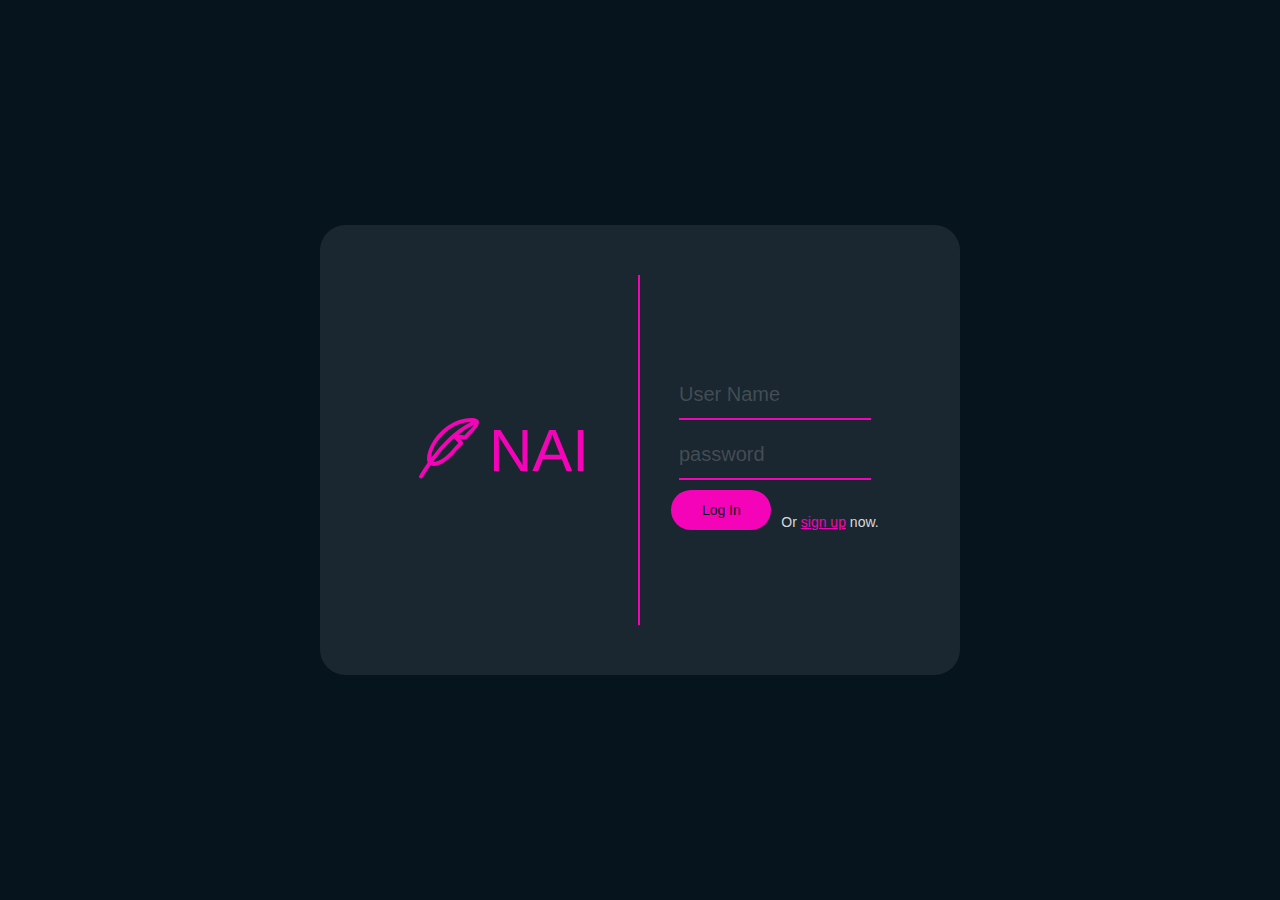
<file: login.html>
<!DOCTYPE html>
<html lang="en">
<head>
    <meta charset="UTF-8">
    <meta name="viewport" content="width=device-width, initial-scale=1.0">
    <title>Nai</title>
    <link rel="stylesheet" href="https://cdn.jsdelivr.net/npm/bootstrap-icons@1.11.3/font/bootstrap-icons.min.css">
    <link id="main-style" rel="stylesheet" href="./style/loginDark.css">
</head>
<body>
    <div class="log-in">
        <div class="brand">
            <i class="bi bi-feather"></i>
            <span>NAI</span>
        </div>
        <form action="./index.html" method="get">
            <div class="input-container">
                <input type="text" name="username" id="username" placeholder="User Name" required>
            </div>
            <div class="input-container">
                <input type="password" name="password" id="password" placeholder="password" required>
            </div>
            <div class="actions">
                <input type="submit" value="Log In" class="btn btn-main">
                <span>Or <a href="./signup.html">sign up</a> now.</span>
            </div>
        </form>
    </div>
</body>
</html>
</file>
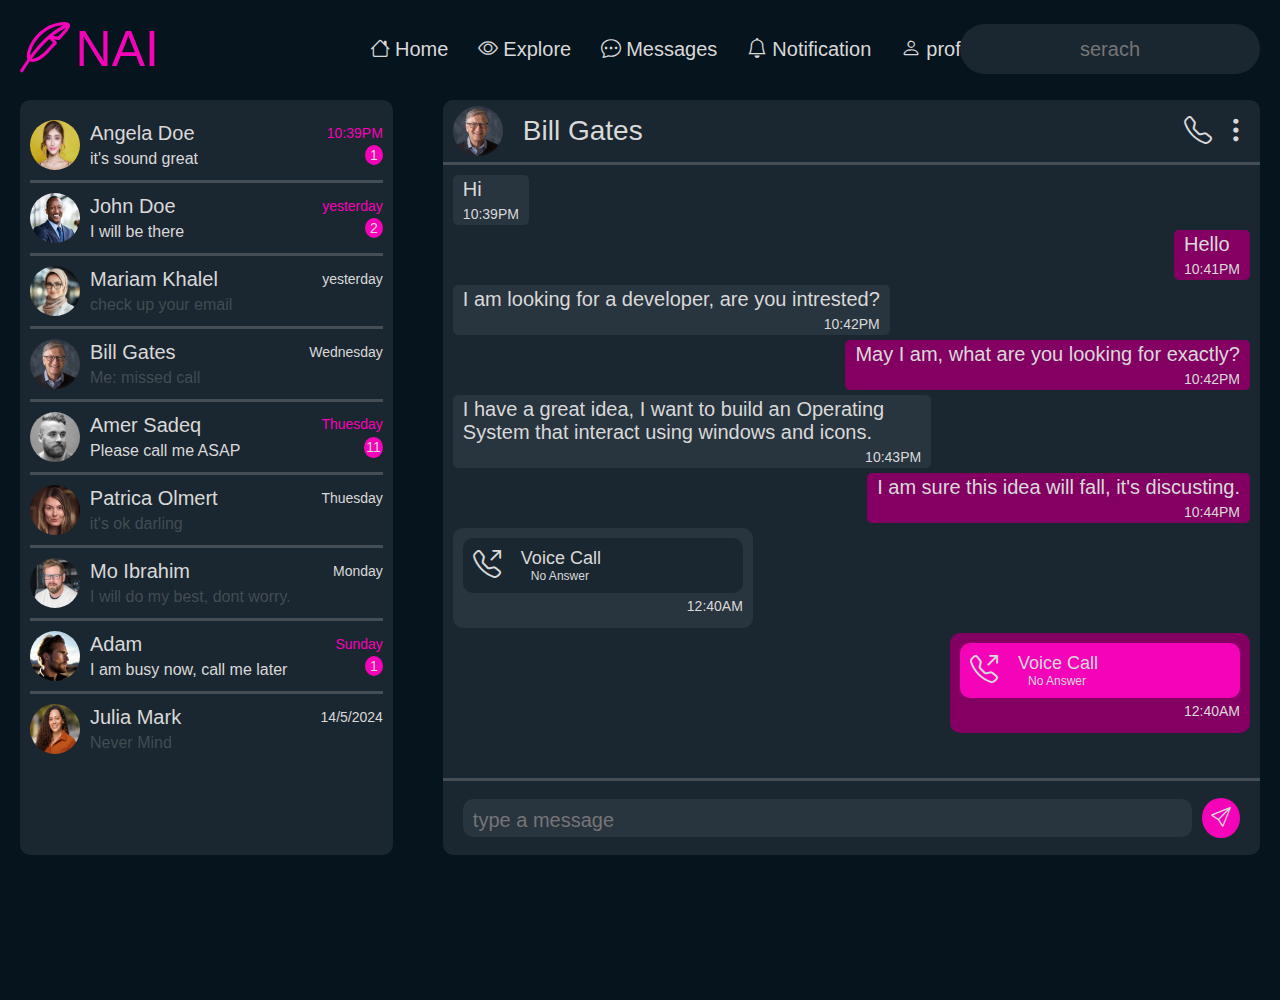
<file: message.html>
<!DOCTYPE html>
<html lang="en">
<head>
    <meta charset="UTF-8">
    <meta name="viewport" content="width=device-width, initial-scale=1.0">
    <title>Nai</title>
    <link rel="stylesheet" href="https://cdn.jsdelivr.net/npm/bootstrap-icons@1.11.3/font/bootstrap-icons.min.css">
    <link id="main-style" rel="stylesheet" href="./style/homeDarkStyle.css">
    <link rel="stylesheet" href="./style/messageDarkStyle.css">
</head>
<body style="overflow: hidden;">  
    <div class="nav-bar">
        <div class="brand">
            <i class="bi bi-feather"></i>
            <span>NAI</span>
        </div>
        <div class="links">
            <a href="./index.html" class="link">
                <i class="bi bi-house"></i>
                <span>Home</span>
            </a>
            <a href="./explore.html" class="link">
                <i class="bi bi-eye"></i>
                <span>Explore</span>
            </a>
            <a href="./message.html" class="link">
                <i class="bi bi-chat-dots"></i>
                <span>Messages</span>
            </a>
            <a href="./notification.html" class="link">
                <i class="bi bi-bell"></i>
                <span>Notification</span>
            </a>
            <a href="./profile.html" class="link">
                <i class="bi bi-person"></i>
                <span>profile</span>
            </a>
            <!-- <a href="./index.html" class="link">
                <i class="bi bi-three-dots"></i>
                <span>More</span>
            </a> -->
        </div>
        <div class="search-bar">
            <form action="" method="get"><input type="text" name="search" id="search-box" placeholder='serach' autocomplete="off"></form>
        </div>
    </div>

    <main>
        <div class="convarsation">
            <div class="contact">
                <img src="./img/profileImg1.png" alt="" class="profile-img">
                <div class="middle">
                    <span class="contact-name unread">Angela Doe</span>
                    <span class="last-message unread">it's sound great</span>
                </div>
                <div class="details">
                    <span class="date-time unread">10:39PM</span>
                    <span class="short-unread-count">1</span>
                </div>
            </div>

            <div class="contact">
                <img src="./img/profileImg2.png" alt="" class="profile-img">
                <div class="middle">
                    <span class="contact-name unread">John Doe</span>
                    <span class="last-message unread">I will be there</span>
                </div>
                <div class="details">
                    <span class="date-time unread">yesterday</span>
                    <span class="short-unread-count">2</span>
                </div>
            </div>

            <div class="contact">
                <img src="./img/profileImg3.png" alt="" class="profile-img">
                <div class="middle">
                    <span class="contact-name">Mariam Khalel</span>
                    <span class="last-message">check up your email</span>
                </div>
                <div class="details">
                    <span class="date-time">yesterday</span>
                    <span class="empty-unread-count"></span>
                </div>
            </div>
            <div class="contact">
                <img src="./img/profileImg4.png" alt="" class="profile-img">
                <div class="middle">
                    <span class="contact-name">Bill Gates</span>
                    <span class="last-message">Me: missed call</span>
                </div>
                <div class="details">
                    <span class="date-time">Wednesday</span>
                    <span class="empty-unread-count"></span>
                </div>
            </div>

            <div class="contact">
                <img src="./img/profileImg6.jpg" alt="" class="profile-img">
                <div class="middle">
                    <span class="contact-name unread">Amer Sadeq</span>
                    <span class="last-message unread">Please call me ASAP</span>
                </div>
                <div class="details">
                    <span class="date-time unread">Thuesday</span>
                    <span class="long-unread-count">11</span>
                </div>
            </div>

            <div class="contact">
                <img src="./img/profileImg7.png" alt="" class="profile-img">
                <div class="middle">
                    <span class="contact-name">Patrica Olmert</span>
                    <span class="last-message">it's ok darling</span>
                </div>
                <div class="details">
                    <span class="date-time">Thuesday</span>
                    <span class="empty-unread-count"></span>
                </div>
            </div>
            <div class="contact">
                <img src="./img/profileImg8.png" alt="" class="profile-img">
                <div class="middle">
                    <span class="contact-name">Mo Ibrahim</span>
                    <span class="last-message">I will do my best, dont worry.</span>
                </div>
                <div class="details">
                    <span class="date-time">Monday</span>
                    <span class="empty-unread-count"></span>
                </div>
            </div>

            <div class="contact">
                <img src="./img/profileImg9.png" alt="" class="profile-img">
                <div class="middle">
                    <span class="contact-name unread">Adam</span>
                    <span class="last-message unread">I am busy now, call me later</span>
                </div>
                <div class="details">
                    <span class="date-time unread">Sunday</span>
                    <span class="short-unread-count">1</span>
                </div>
            </div>

            <div class="contact">
                <img src="./img/profileImg10.png" alt="" class="profile-img">
                <div class="middle">
                    <span class="contact-name">Julia Mark</span>
                    <span class="last-message">Never Mind</span>
                </div>
                <div class="details">
                    <span class="date-time">14/5/2024</span>
                    <span class="empty-unread-count"></span>
                </div>
            </div>
        </div>
        <div class="chat-section">
            <div class="chat-header">
                <div class="contact-details">
                    <img src="./img/profileImg4.png" alt="" class="profile-img">
                    <span class="profile-name">Bill Gates</span>
                </div>
                <div class="chat-action">
                    <button id="call-btn" class="icon-btn"><i class="bi bi-telephone"></i></button>
                    <button id="more-btn" class="icon-btn"><i class="bi bi-three-dots-vertical"></i></button>
                </div>
            </div>
            <div class="message-pool" id="msg-pool">
                <div class="msg rec-msg">
                    <span class="msg-content">Hi</span>
                    <span class="msg-time">10:39PM</span>
                </div>
                <div class="msg sent-msg">
                    <span class="msg-content">Hello</span>
                    <span class="msg-time">10:41PM</span>
                </div>
                <div class="msg rec-msg">
                    <span class="msg-content">I am looking for a developer, are you intrested?</span>
                    <span class="msg-time">10:42PM</span>
                </div>
                <div class="msg sent-msg">
                    <span class="msg-content">May I am, what are you looking for exactly?</span>
                    <span class="msg-time">10:42PM</span>
                </div>
                <div class="msg rec-msg">
                    <span class="msg-content">I have a great idea, I want to build an Operating System that interact using windows and icons.</span>
                    <span class="msg-time">10:43PM</span>
                </div>
                <div class="msg sent-msg">
                    <span class="msg-content">I am sure this idea will fall, it's discusting.</span>
                    <span class="msg-time">10:44PM</span>
                </div>
                <div class="call-hestory">
                    <div class="call-body">
                        <div class="call-icon"><i class="bi bi-telephone-outbound" ></i></div>
                        <div class="call-details">
                            <span class="call-type">Voice Call</span>
                            <div class="call-status">No Answer</div>
                        </div>
                    </div>
                    <span class="call-time">12:40AM</span>
                </div>
                <div class="call-hestory sent-call-hestory">
                    <div class="call-body">
                        <div class="call-icon"><i class="bi bi-telephone-outbound" ></i></div>
                        <div class="call-details">
                            <span class="call-type">Voice Call</span>
                            <div class="call-status">No Answer</div>
                        </div>
                    </div>
                    <span class="call-time">12:40AM</span>
                </div>
            </div>
            <div class="message-input">
                <input type="text" name="new-msg" id="new-msg" placeholder="type a message" autocomplete="off">
                <button id="send-btn"><i class="bi bi-send"></i></button>
            </div>
        </div>
    </main>
    <div class="calling hide-call" id="call-screen">
        <img src="./img/profileImg4.png" alt="" class="profile-img-lg">
        <div class="contact-name">Bill Gates</div>
        <div class="status">
            <div id="status-icon"><i class="bi bi-telephone"></i></div>
            <span id="call-status">connecting</span>
        </div>
        <div class="call-action">
            <button class="icon-btn" id="mute-btn"><!--<i class="bi bi-mic-mute"></i>--><i class="bi bi-mic-mute"></i></button>
            <button class="icon-btn" id="video-btn"><i class="bi bi-camera-video-off"></i></button>
            <button class="icon-btn" id="hangout-btn"><i class="bi bi-telephone-x"></i></button>
        </div>
    </div>
    <script src="./js/msg.js"></script>
    <script src="./js/call.js"></script>
</body>
</html>
</file>
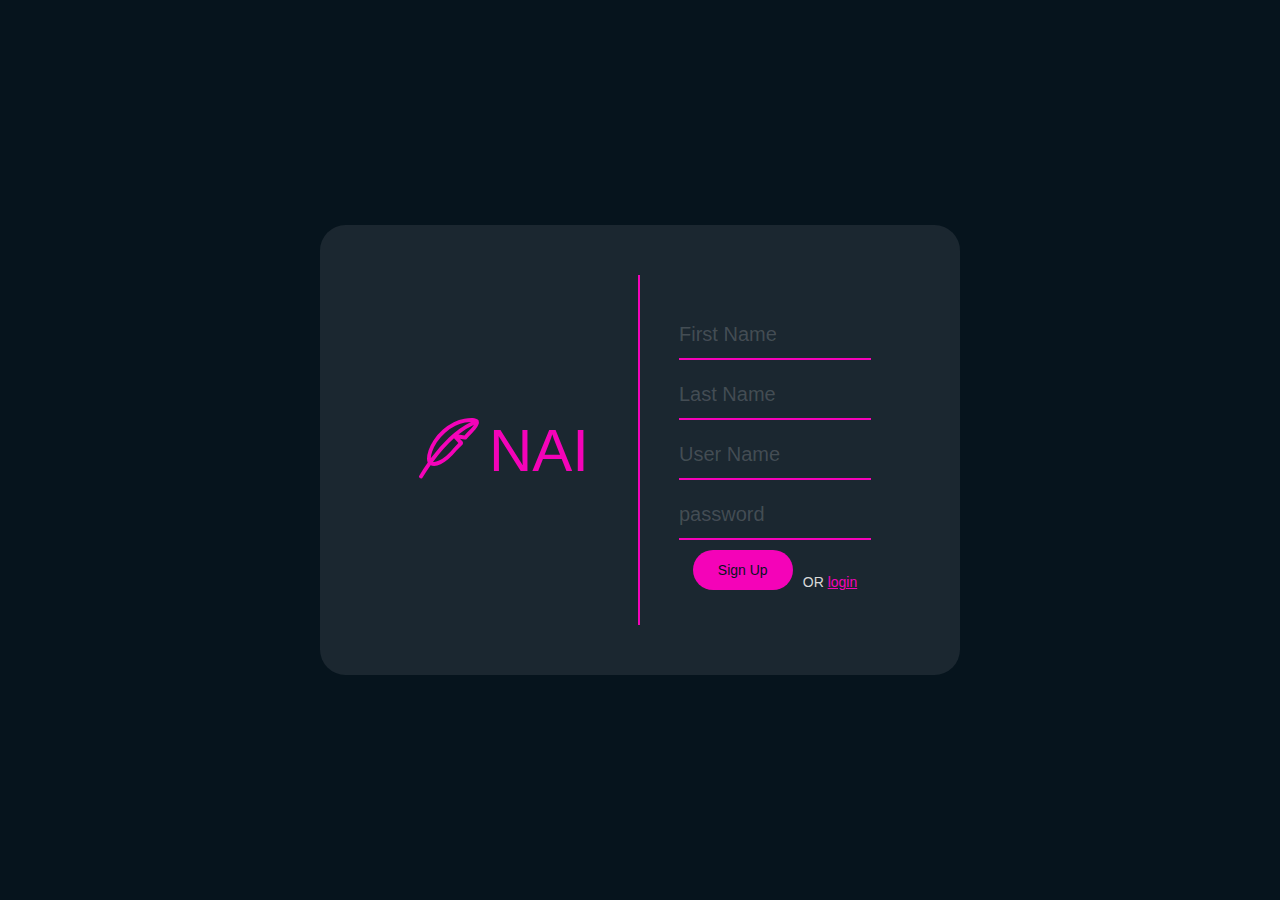
<file: signup.html>
<!DOCTYPE html>
<html lang="en">
<head>
    <meta charset="UTF-8">
    <meta name="viewport" content="width=device-width, initial-scale=1.0">
    <title>Nai</title>
    <link rel="stylesheet" href="https://cdn.jsdelivr.net/npm/bootstrap-icons@1.11.3/font/bootstrap-icons.min.css">
    <link id="main-style" rel="stylesheet" href="./style/loginDark.css">
</head>
<body>
    <div class="log-in">
        <div class="brand">
            <i class="bi bi-feather"></i>
            <span>NAI</span>
        </div>
        <form action="./index.html" method="get">
            <div class="input-container">
                <input type="text" name="username" id="first-name" placeholder="First Name" required>
            </div>
            <div class="input-container">
                <input type="text" name="last-name" id="last-name" placeholder="Last Name" required>
            </div>
            <div class="input-container">
                <input type="text" name="username" id="username" placeholder="User Name" required>
            </div>
            <div class="input-container">
                <input type="password" name="password" id="password" placeholder="password" required>
            </div>
            <div class="actions">
                <input type="submit" value="Sign Up" class="btn btn-main">
                <span>OR <a href="./login.html">login</a></span>
            </div>
        </form>
    </div>
</body>
</html>
</file>
<file: style/loginDark.css>
:root {
    --dark-background: #06141d;
    --light-background: #1b2730;
    --lighter-background: #28343e;
    --main-color: #f403b8;
    --darker-main: #830062;
    --white: #d9d9d9;
    --gray: #d9d9d938;
}
::-webkit-scrollbar {
    width: 4px; /* width of the scrollbar */
}

::-webkit-scrollbar-track {
    background: var(--dark-background); /* color of the track */
    border-radius: 3px;
}

::-webkit-scrollbar-thumb {
    background: var(--main-color); /* color of the scrollbar */
    width: 4px !important;
    border-radius: 3px;
}
  
::-webkit-scrollbar-thumb:hover {
  background: var(--darker-main); /* color of scrollbar on hover */
}
* {
    padding: 0px;
    margin: 0px;
    box-sizing: border-box;
    font-size: inherit;
    text-decoration: none;
    color: var(--white);
    font-family: 'Lucida Sans', 'Lucida Sans Regular', 'Lucida Grande', 'Lucida Sans Unicode', Geneva, Verdana, sans-serif;
}
body {
    background-color: var(--dark-background);
    width: 100vw;
    height: 100vh;
    overflow-x: hidden;
    font-size: 20px;
    display: flex;
    justify-content: center;
    align-items: center;
}
.log-in {
    width: 50vw;
    height: 50vh;
    background-color: var(--light-background);
    border-radius: 2vw;   
    display: flex;
    flex-direction: row;
    flex-wrap: wrap; 
    align-items: center;
    padding: 50px;
}
.log-in .brand {
    width: 50%;
    height: 100%;
    display: flex;
    justify-content: center;
    align-items: center;
    gap: 10px;
    border-right: solid 2px var(--main-color);
}
.log-in .brand * {
    color: var(--main-color);
    font-size: 60px;
}
.log-in form {
    width: 50%;
    height: 100%;
    display: flex;
    flex-direction: column;
    justify-content: center;
    align-items: center;
    gap: 10px;
}
.input-container input {
    width: 15vw;
    height: 50px;
    background-color: transparent;
    border: none;
    outline: none;
    color: var(--main-color);
    border-bottom: solid 2px var(--main-color);
}
.actions {
    display: flex;
    flex-direction: row;
    align-items: flex-end;
    gap: 10px;
}
.actions span {
    font-size: 14px;
}
.actions a {
    text-decoration: underline;
    color: var(--main-color);
}
.btn {
    background-color: var(--white);
    color: var(--dark-background);
    font-size: 14px;
    font-weight: 500;
    width: 100px;
    height: 40px;
    border: none;
    border-radius: 20px;
    cursor: pointer;
}
.btn-main {
    background-color: var(--main-color);
}
.btn-main:hover {
    background-color: var(--darker-main);
    border: none;
    color: var(--dark-background);
}
::-webkit-validation-bubble {
    background-color: var(--lighter-background);
}
::-webkit-input-placeholder {
    color: var(--gray);
}
</file>
<file: style/homeDarkStyle.css>
:root {
    --dark-background: #06141d;
    --light-background: #1b2730;
    --lighter-background: #28343e;
    --main-color: #f403b8;
    --darker-main: #830062;
    --white: #d9d9d9;
    --gray: #d9d9d938;
}
::-webkit-scrollbar {
    width: 4px; /* width of the scrollbar */
}

::-webkit-scrollbar-track {
    background: var(--dark-background); /* color of the track */
    border-radius: 3px;
}

::-webkit-scrollbar-thumb {
    background: var(--main-color); /* color of the scrollbar */
    width: 4px !important;
    border-radius: 3px;
}
  
::-webkit-scrollbar-thumb:hover {
  background: var(--darker-main); /* color of scrollbar on hover */
}
* {
    padding: 0px;
    margin: 0px;
    box-sizing: border-box;
    font-size: inherit;
    text-decoration: none;
    color: var(--white);
    font-family: 'Lucida Sans', 'Lucida Sans Regular', 'Lucida Grande', 'Lucida Sans Unicode', Geneva, Verdana, sans-serif;
}
body {
    background-color: var(--dark-background);
    width: 100vw;
    height: 100vh;
    overflow-x: hidden;
    font-size: 20px;
}
.nav-bar {
    position: fixed;
    top: 0;
    width: 100vw;
    display: flex;
    align-items: center;
    padding: 20px 20px;
    gap: 50px;
    background-color: var(--dark-background);
}
.nav-bar .brand {
    width: 300px;
}
.nav-bar .brand i,
.nav-bar .brand span {
    font-size: 50px;
    color: var(--main-color);
}
.nav-bar .links {
    width: calc(100vw - (600px + 40px + 100px));
    display: flex;
    align-items: center;
    gap: 30px;
}
.nav-bar .links .link {
    display: flex;
    align-items: center;
    gap: 5px;
}
.nav-bar .links .link:hover i,
.nav-bar .links .link:hover span{
    color: var(--main-color);
}
.nav-bar .search-bar {
    background-color: var(--light-background);
    height: 50px;
    width: 300px !important;
    border-radius: 25px;
    display: flex;
    align-items: center;
    justify-content: center;
    padding: 10px;
}
.nav-bar .search-bar input {
    background-color: transparent;
    border: none;
    text-align: center;
}
.nav-bar .search-bar input:focus-visible {
    outline: none;
}
.left-side {
    position: fixed;
    top: 100px;
    left: 20px;
}
main {
    padding: 0px 20px;
    width: 100vw;
    height: 100vh;
    display: flex;
    flex-wrap: nowrap;
    justify-content: center;
    align-items: flex-start;
    gap: 50px;
    margin-top: 100px;
}
.profile {
    background-color: var(--light-background);
    width: 300px;
    border-radius: 10px;
    padding: 20px 10px;
    display: flex;
    flex-direction: column;
    align-items: center;
    gap: 2px;
}
.profile-img {
    width: 50px;
    height: 50px;
    border-radius: 50%;
}
.profile-img-lg {
    width: 100px;
    height: 100px;
    border-radius: 50%;
}
.profile img {
    width: 100px;
    height: 100px;
    border-radius: 50%;
    margin-bottom: 10px;
}
.profile #user-name {
    color: var(--gray);
    font-size: 16px;
    margin-bottom: 20px;
}
.profile .location {
    display: flex;
    gap: 5px;
    align-items: center;
    font-size: 16px;
}
.profile .analytics {
    margin-top: 30px;
    display: flex;
    flex-direction: row;
    justify-content: space-around;
    font-size: 16px;
    width: 100%;

}
.profile .analytics .record {
    display: flex;
    flex-direction: column;
    align-items: center;
    gap: 5px;
}
.profile .analytics .record .record-header {
    color: var(--gray);
}

.recommendation {
    margin-top: 20px;
    background-color: var(--light-background);
    width: 300px;
    border-radius: 10px;
    padding: 20px 10px;
    display: flex;
    flex-direction: column;    
}
.recommendation .account {
    margin: 10px 0px 0px 10px ;
    display: flex;
    justify-content: flex-start;
    flex-wrap: nowrap;
    gap: 10px;
}

.recommendation .account .names {
    display: flex;
    flex-direction: column;
    font-size: 16px;
    width: 100px;
    
} 
.recommendation .account .names .user-name {
    color: var(--gray);
}
.log-out {
    margin-top: 20px;
    width: 300px;
    border-radius: 10px;
    padding: 20px 10px;
    display: flex;
    justify-content: center;
}
.btn {
    background-color: var(--white);
    color: var(--dark-background);
    font-size: 14px;
    font-weight: 500;
    width: 100px;
    height: 40px;
    border: none;
    border-radius: 20px;
    cursor: pointer;
}
.btn:hover {
    background-color: transparent;
    color: var(--white);
    border: solid 2px var(--white);
}
.btn:active {
    background-color: var(--white);
}
.btn-main {
    background-color: var(--main-color);
}
.btn-main:hover {
    background-color: var(--darker-main);
    border: none;
    color: var(--dark-background);
}
.new-feeds {
    width: calc(100vw - (600px + 40px + 100px)); /* 600px=> two sides width, 40px => 2 * 20px padding , 100 => 2 * 50px gap */
    display: flex;
    flex-direction: column;
    flex-wrap: nowrap;
    gap: 20px;
}
.new-post {
    width: 100%;
    background-color: var(--light-background);
    border-radius: 10px;
    padding: 15px 20px;
    display: flex;
    flex-direction: row;
    flex-wrap: nowrap;
    align-items: flex-start;
    gap: 20px;
}
.post-box {
    background-color: var(--lighter-background);
    padding: 10px;
    border-radius: 10px;
    display: flex;
    flex-direction: column;
    flex-wrap: nowrap;
    width: 100%;
}
.post-box textarea {
    resize:none;
    background-color: transparent;
    border: none;
}
.post-box textarea:focus-visible {
    outline: none;
}
.new-post .buttons {
    display: flex;
    flex-direction: row;
    flex-wrap: nowrap;
    justify-content: space-between;
    align-items: center;
}
.new-post .buttons .attachmentS * {
    cursor: pointer;
}
.new-post .buttons .attachmentS *:hover {
    color: var(--main-color);
}

.feeds {
    overflow-y: auto;
    display: flex;
    flex-direction: column;
    align-items: center;
    gap: 10px;
}
.feeds .post {
    background-color: var(--light-background);
    padding: 15px 20px;
    border-radius: 10px;
    width: 100%;
}
.feeds .post .post-header {
    display: flex;
    flex-direction: row;
    align-items: center;
}
.feeds .post .post-header .account-name {
    margin-left: 15px;
    margin-right: 5px;
    font-size: 22px;
}
.feeds .post .post-header .user-name {
    color: var(--gray);
    font-size: 16px;
    margin-right: 10px;
}
.feeds .post .post-header .time {
    font-size: 16px;
}
.post .post-content {
    padding:10px 0px 20px 50px;
}
.post .post-content img {
    margin-top: 10px;
    max-width: 500px;
    max-height: 281px;
}
.post .post-footer {
    display: flex;
    flex-direction: row;
    flex-wrap: nowrap;
    justify-content: flex-start;
    gap: 30px;
    padding-left: 50px;
}
.post .post-footer * {
    cursor: pointer;
}
.loves:hover * {
    color: var(--main-color) !important;
}
.comments:hover * {
    color: #ffd500;
}
.repost:hover * {
    color: var(--gray);
}

.right-side {
    position: fixed;
    top: 100px;
    right: 20px;
    width: 300px;
}
.trends {
    background-color: var(--light-background);
    padding: 10px 20px;
    border-radius: 10px;
    display: flex;
    flex-direction: column;
    gap: 20px;
}
.trends h1{
    padding-bottom: 10px;
    border-bottom: solid 3px var(--lighter-background);
}
.trends-card {
    display: flex;
    flex-direction: column;
    justify-content: flex-start;
    gap: 10px;
    border-bottom: solid 3px var(--gray);
    padding-bottom: 20px;
}
.trends-card:last-child {
    border: none;
}
.trends-card .card-header {
    font-size: 18px;
    color: var(--gray);
}
.trends-card .trend {
    display: flex;
    flex-direction: column;
    gap: 5px;
    margin-left: 15px;
}
.trends-card .trend .count {
    color: var(--gray);
    font-size: 16px;
}
.trends a{
    width: 100%;
    text-align: center;
    padding-bottom: 10px;
    font-size: 16px;
    color: var(--main-color);
}
</file>
<file: style/messageDarkStyle.css>
:root {
    --dark-background: #06141d;
    --light-background: #1b2730;
    --lighter-background: #28343e;
    --main-color: #f403b8;
    --darker-main: #830062;
    --white: #d9d9d9;
    --gray: #d9d9d938;
}
* {
    color: inherit;
}
body {
    color: var(--white);
}
.convarsation {
    background-color: var(--light-background);
    width: 400px;
    height: calc(95vh - 100px);
    padding: 20px 10px;
    border-radius: 10px;
    display: flex;
    flex-direction: column;
    overflow-y: scroll;
}
.contact {
    display: flex;
    justify-content: space-between;
    border-bottom: solid 3px var(--gray);
    padding: 10px 0px;
    border-bottom: solid 3px var(--gray);
    cursor: pointer;
}
.convarsation .contact:last-child {
    border-bottom: none;
    padding-bottom: 0px;
}
.convarsation .contact:first-child {
    padding-top: 0px;
}
.contact .middle {
    display: flex;
    flex-direction: column;
    width: 260px;
    align-items: flex-start;
    justify-content: space-around;
    padding-left: 10px;
}
.contact .middle .last-message {
    font-size: 16px;
    color: var(--gray);
    font-weight: inherit !important;
}
.unread {
    font-weight: 500;
    color: var(--white) !important;
}
.convarsation .contact .details {
    display: flex;
    flex-direction: column;
    width: 90px;
    align-items: flex-end;
    font-size: 14px;
    justify-content: space-evenly;
}
.convarsation .contact .details .date-time.unread {
    color: var(--main-color) !important;
    font-weight: inherit;
}
/*  Unread messages count padge */
.convarsation .contact .details .short-unread-count {
    background-color: var(--main-color);
    padding: 2px 5px 2px 5px;
    border-radius: 50%;
}
.convarsation .contact .details .long-unread-count {
    background-color: var(--main-color);
    padding: 2px 2px 3px 2px;
    border-radius: 50%;
}
.convarsation .contact .details .empty-unread-count {
    height: 18.8px;
}

.chat-section{
    width: calc(100vw - 400px);
    background-color: var(--light-background);
    height: calc(95vh - 100px);
    border-radius: 10px;
    display: flex;
    flex-direction: column;
    justify-content: space-between;
}
.chat-section .chat-header {
    width: 100%;
    height: 65px;
    border-top-left-radius: 10px;
    border-top-right-radius: 10px;
    padding: 10px;
    display: flex;
    justify-content: space-between;
    align-items: center; 
    border-bottom: solid 3px var(--gray);
}
.chat-section .chat-header .contact-details {
    display: flex;
    align-items: center;
    gap: 20px;
    font-size: 28px;
}
.chat-section .chat-header .chat-action {
    display: flex;
    align-items: center;
    gap: 10px;
    font-size: 28px;
}

.chat-section .message-pool {
    display: flex;
    flex-direction: column;
    gap: 5px;
    padding: 10px 10px;
    width: 100%;
    justify-self: start;
    height: calc(100% - 65px - 50px);
    overflow-y: auto;
}
.chat-section .message-pool .msg {
    background-color: var(--lighter-background);
    border-radius: 5px;
    padding: 3px 10px;
    width: fit-content;
    max-width: 60%;
    display: flex;
    flex-direction: column;
}
.msg .msg-time {
    font-size: 14px;
    align-self: flex-end;
    padding-top: 5px;
}
.chat-section .message-pool .sent-msg {
    background-color: var(--darker-main);
    align-self: flex-end;
}

.chat-section .message-input {
    height: 80px;
    width: 100%;
    border-top: solid 3px var(--gray);
    padding: 10px 20px;
    display: flex;
    justify-content: space-between;
    align-items: center;
    gap: 10px;
}
.chat-section .message-input input {
    background-color: var(--lighter-background);
    border: none;
    outline: none;
    padding: 10px 2px 5px 10px;
    width: 100%;
    border-radius: 10px;

}
.chat-section .message-input #send-btn {
    background-color: var(--main-color);
    border: none;
    border-radius: 50%;
    width: 40px;
    height: 40px;
    cursor: pointer;
}


.calling {
    position: absolute;
    z-index: 10;
    top: calc(50% - 200px);
    left: calc(50% - 150px);
    background-color: var(--dark-background);
    width: 300px;
    height: 400px;
    padding: 10px;
    border-radius: 10px;
    border: solid 3px var(--main-color);  
    display: flex;
    flex-direction: column;
    justify-content: space-evenly;
    align-items: center;
}
.calling .contact-name {
    font-size: 28px;
}
.calling .status {
    display: flex;
    align-items: center;
    gap: 10px;    
    color: var(--main-color);
}
.calling .call-action {
    font-size: 35px;
    margin-top: 20px;
}
.calling .call-action * {
    width: 60px;
    height: 60px;
    border-radius: 50%;
    background-color: var(--lighter-background);
}
.calling .call-action #hangout-btn,
.calling .call-action #hangout-btn i {
    background-color: red !important;
}
.calling .call-action #hangout-btn:hover ,
.calling .call-action #hangout-btn:hover i {
    color: inherit !important;
    background-color: darkred !important;
}
.hide-call {
    display: none !important;
}
.icon-btn {
    background-color: transparent;
    border: none;
    cursor: pointer;
}
.icon-btn:hover i {
    color: var(--main-color) !important;
}


.call-hestory {
    width: 300px;
    height: 100px;
    background-color: var(--lighter-background);
    padding: 10px 10px;
    border-radius: 10px;
    display: flex;
    flex-direction: column;
    align-self: flex-start;
}
.call-hestory .call-body {
    display: flex;
    align-items: center;
    gap: 20px;
    padding: 10px;
    font-size: 18px;
    background-color: var(--light-background);
    border-radius: 10px;
}
.call-hestory .call-body .call-icon {
    font-size: 28px;
}
.call-hestory .call-body .call-status {
    font-size: 12px;
    padding-left: 10px;
}
.call-hestory .call-time {
    font-size: 14px;
    align-self: flex-end;
    padding-top: 5px;
}
.sent-call-hestory {
    background-color: var(--darker-main);
    align-self: flex-end;
}
.sent-call-hestory .call-body {
    background-color: var(--main-color);
}
</file>
